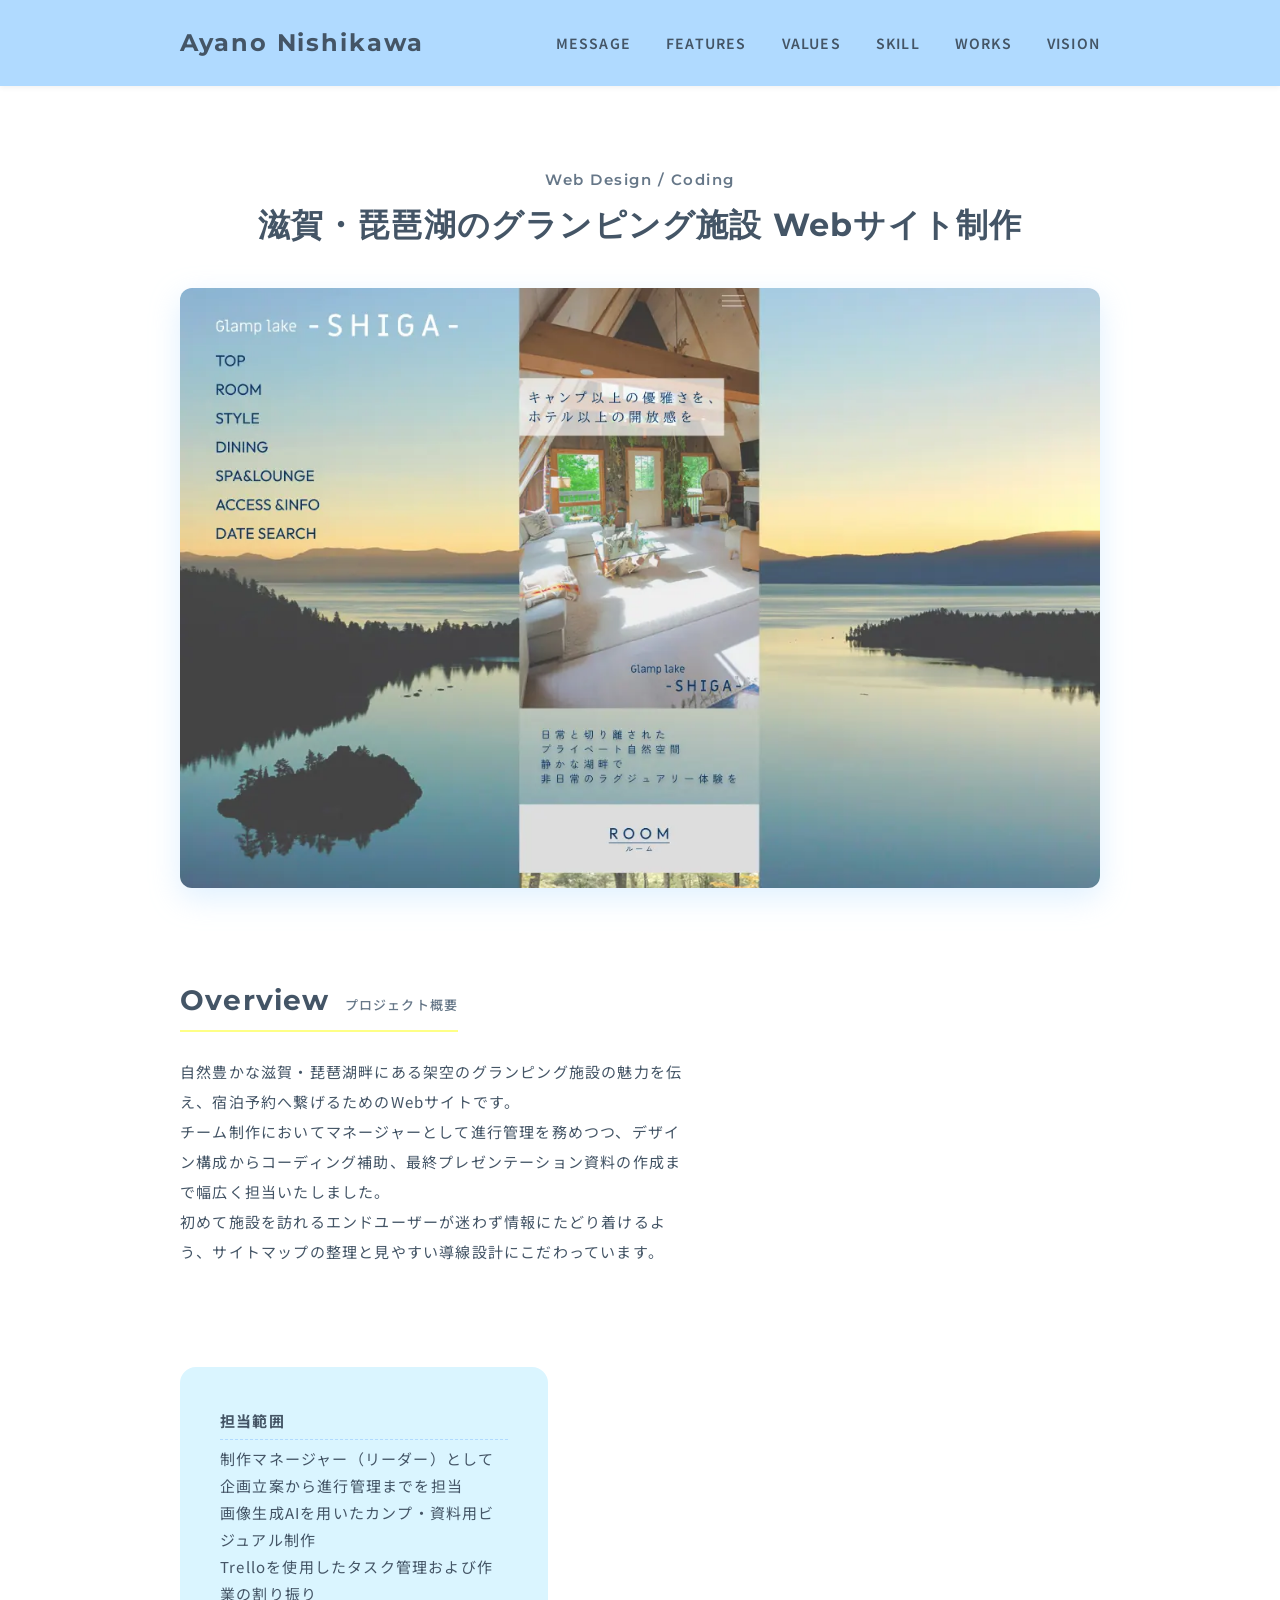
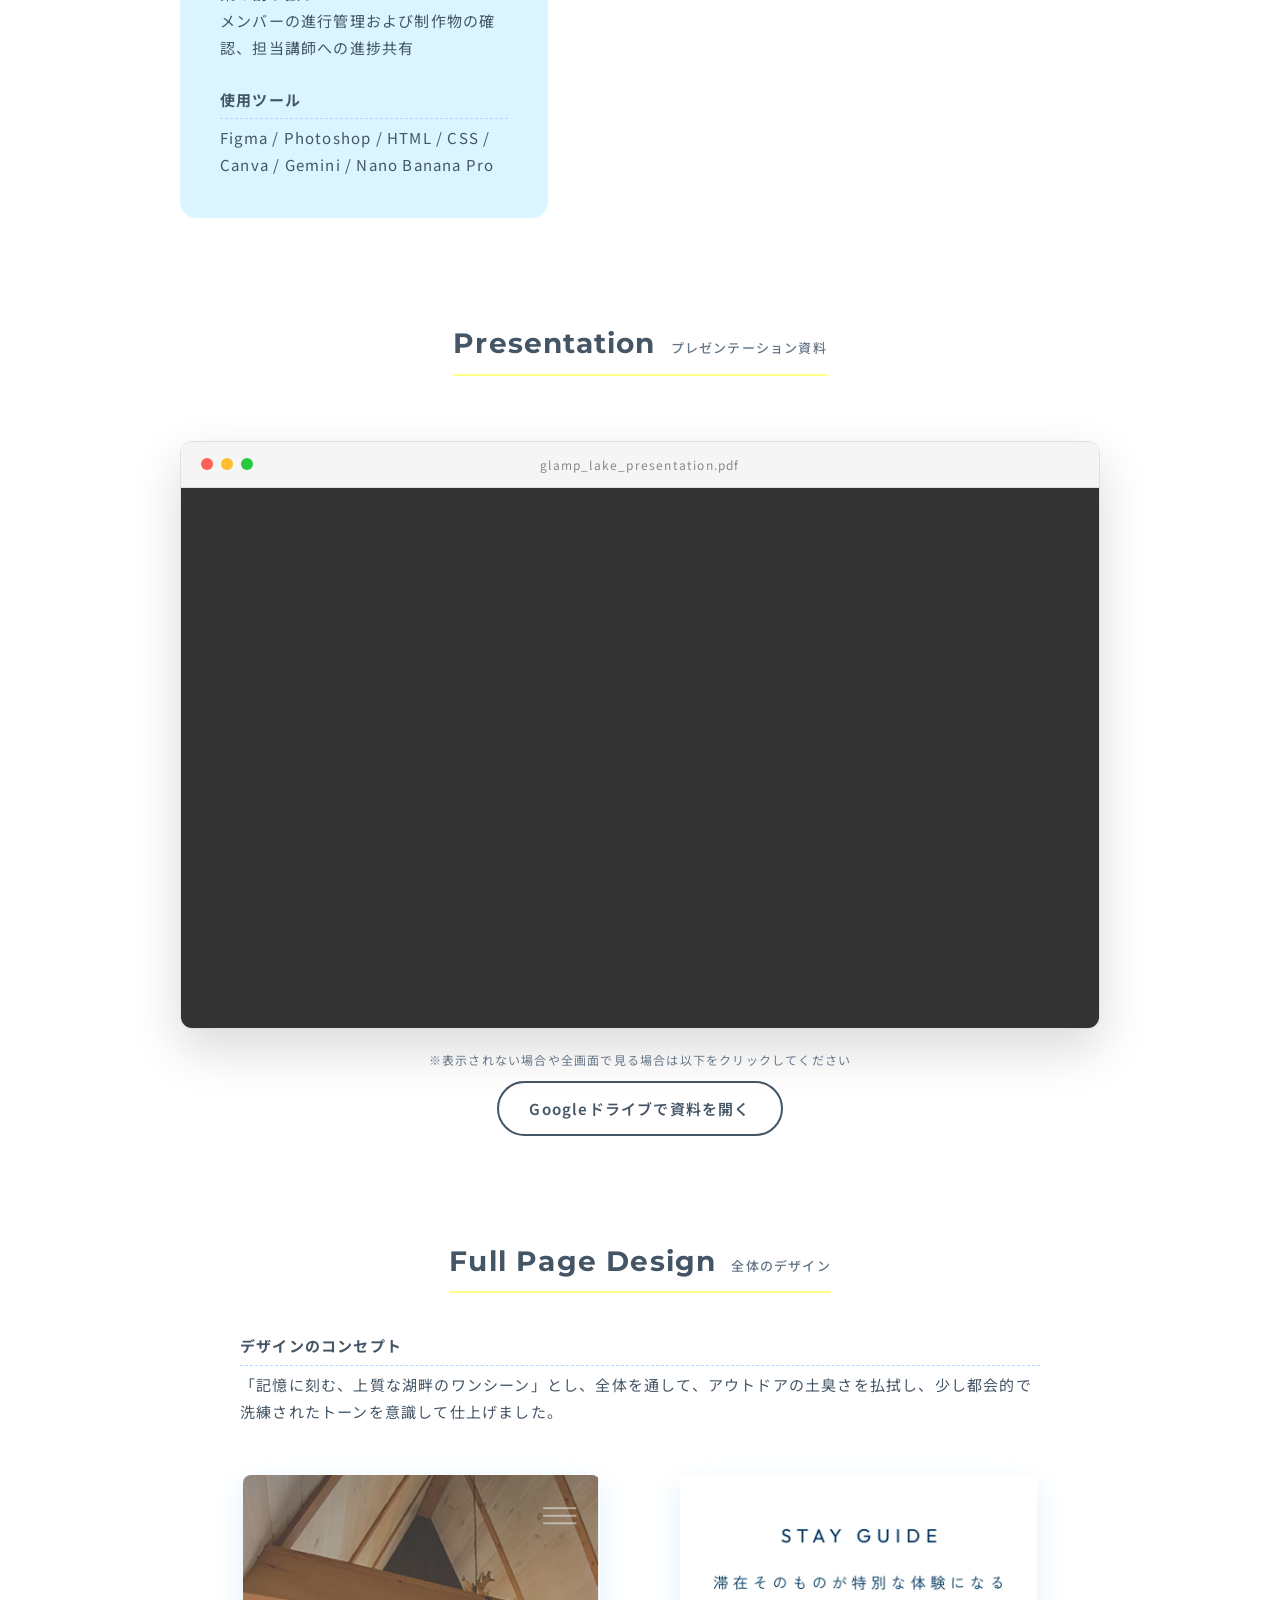
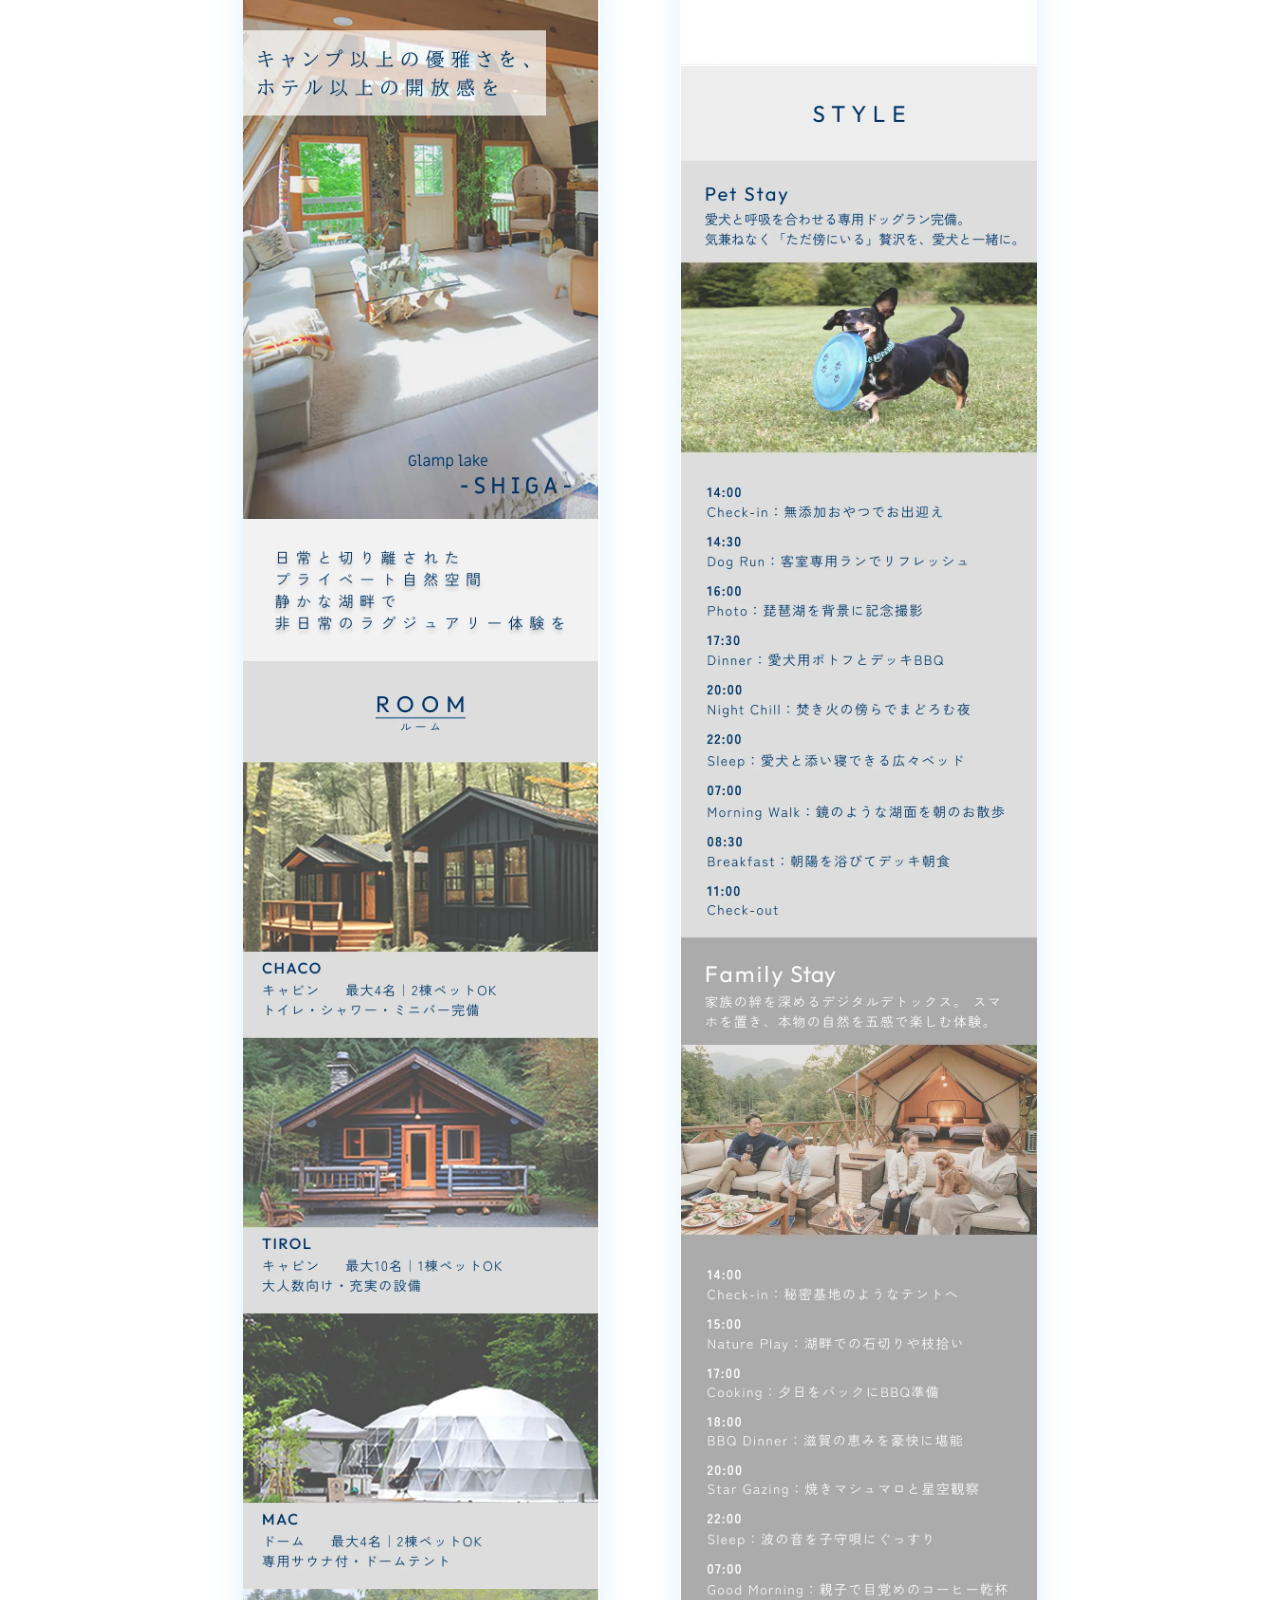
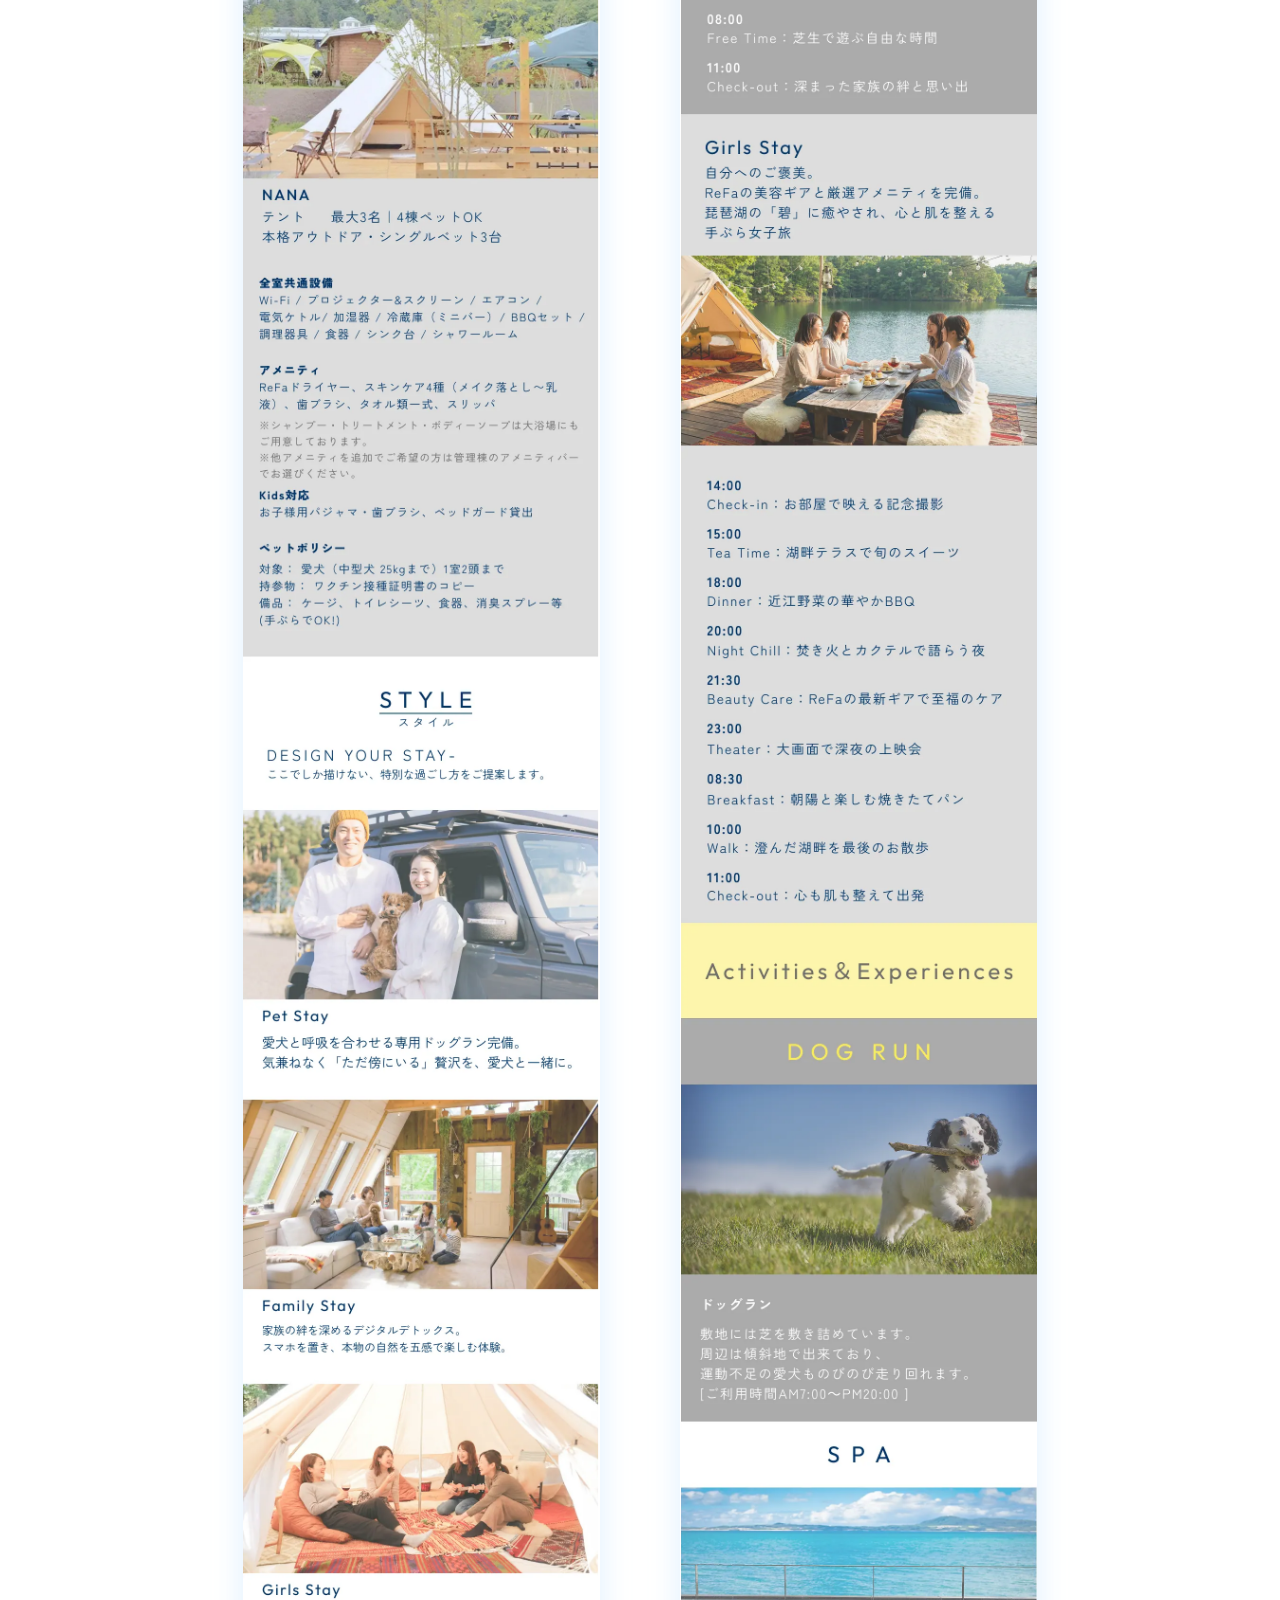
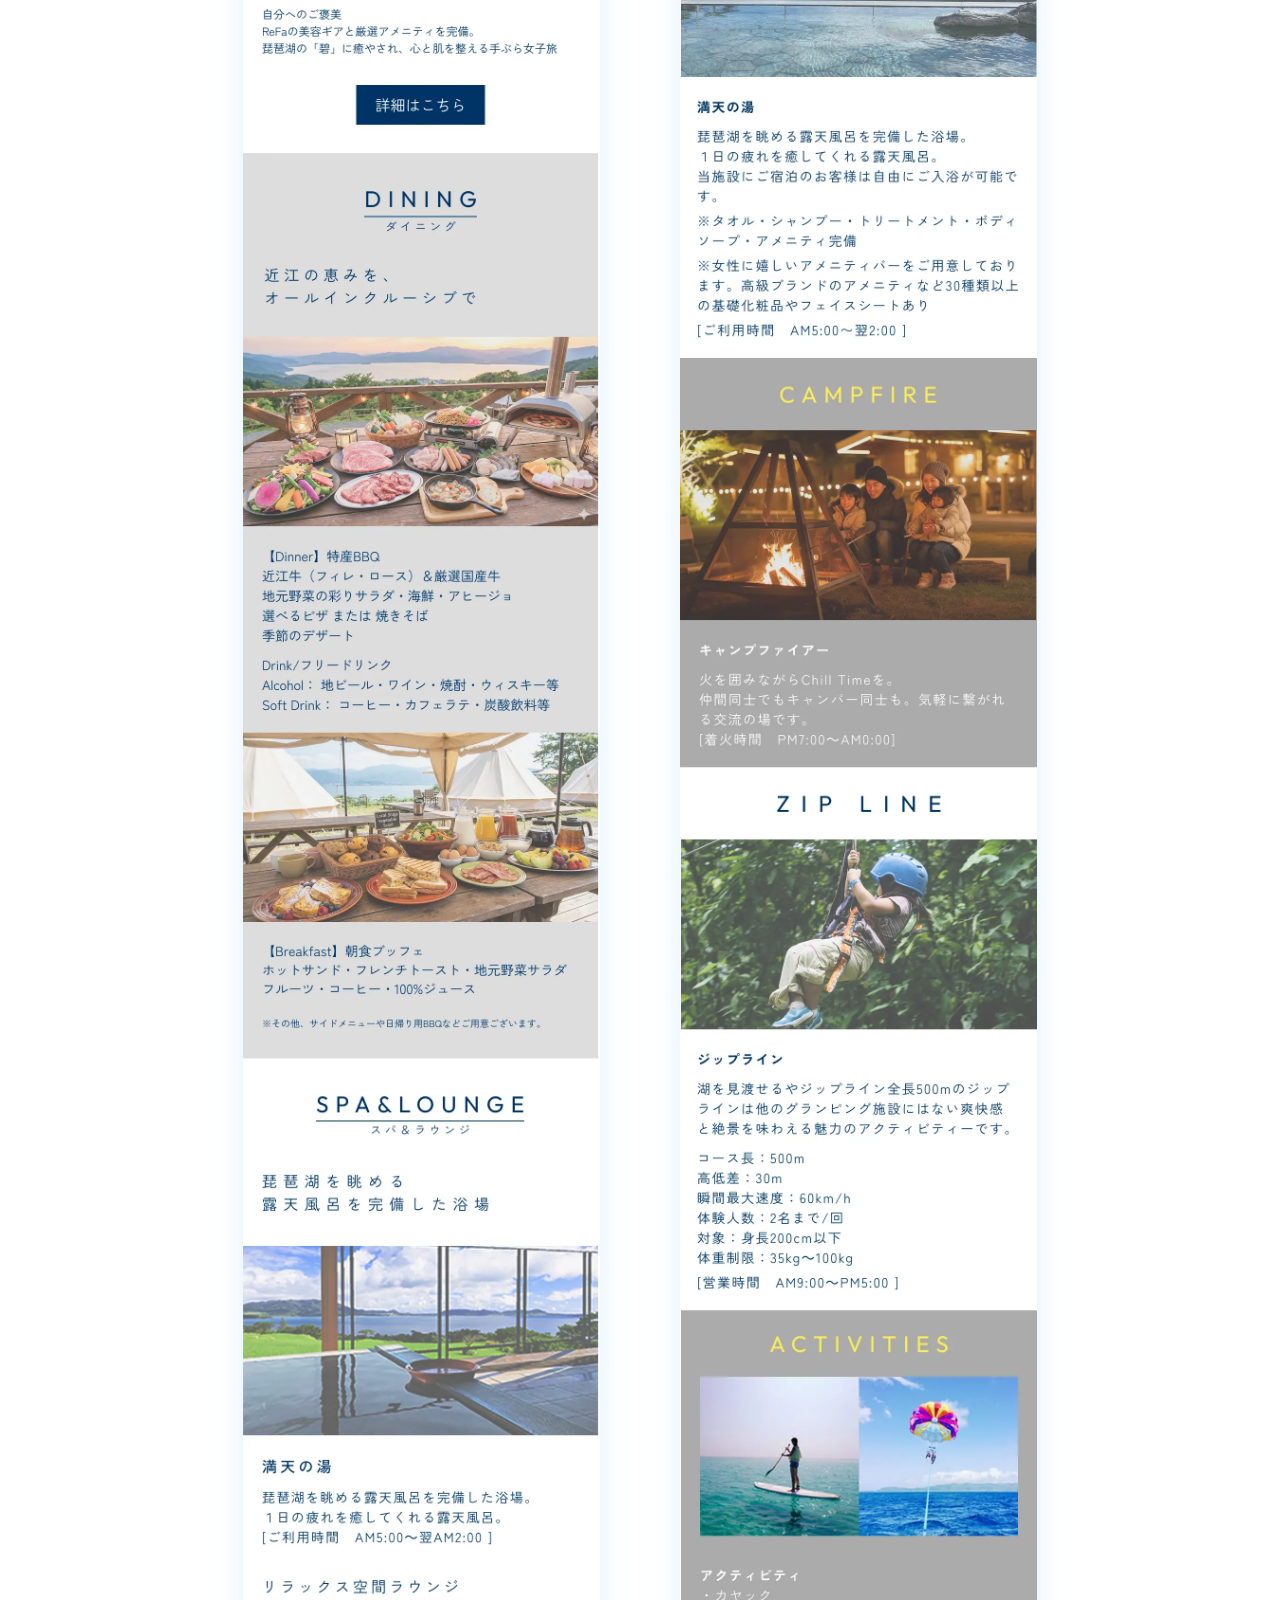
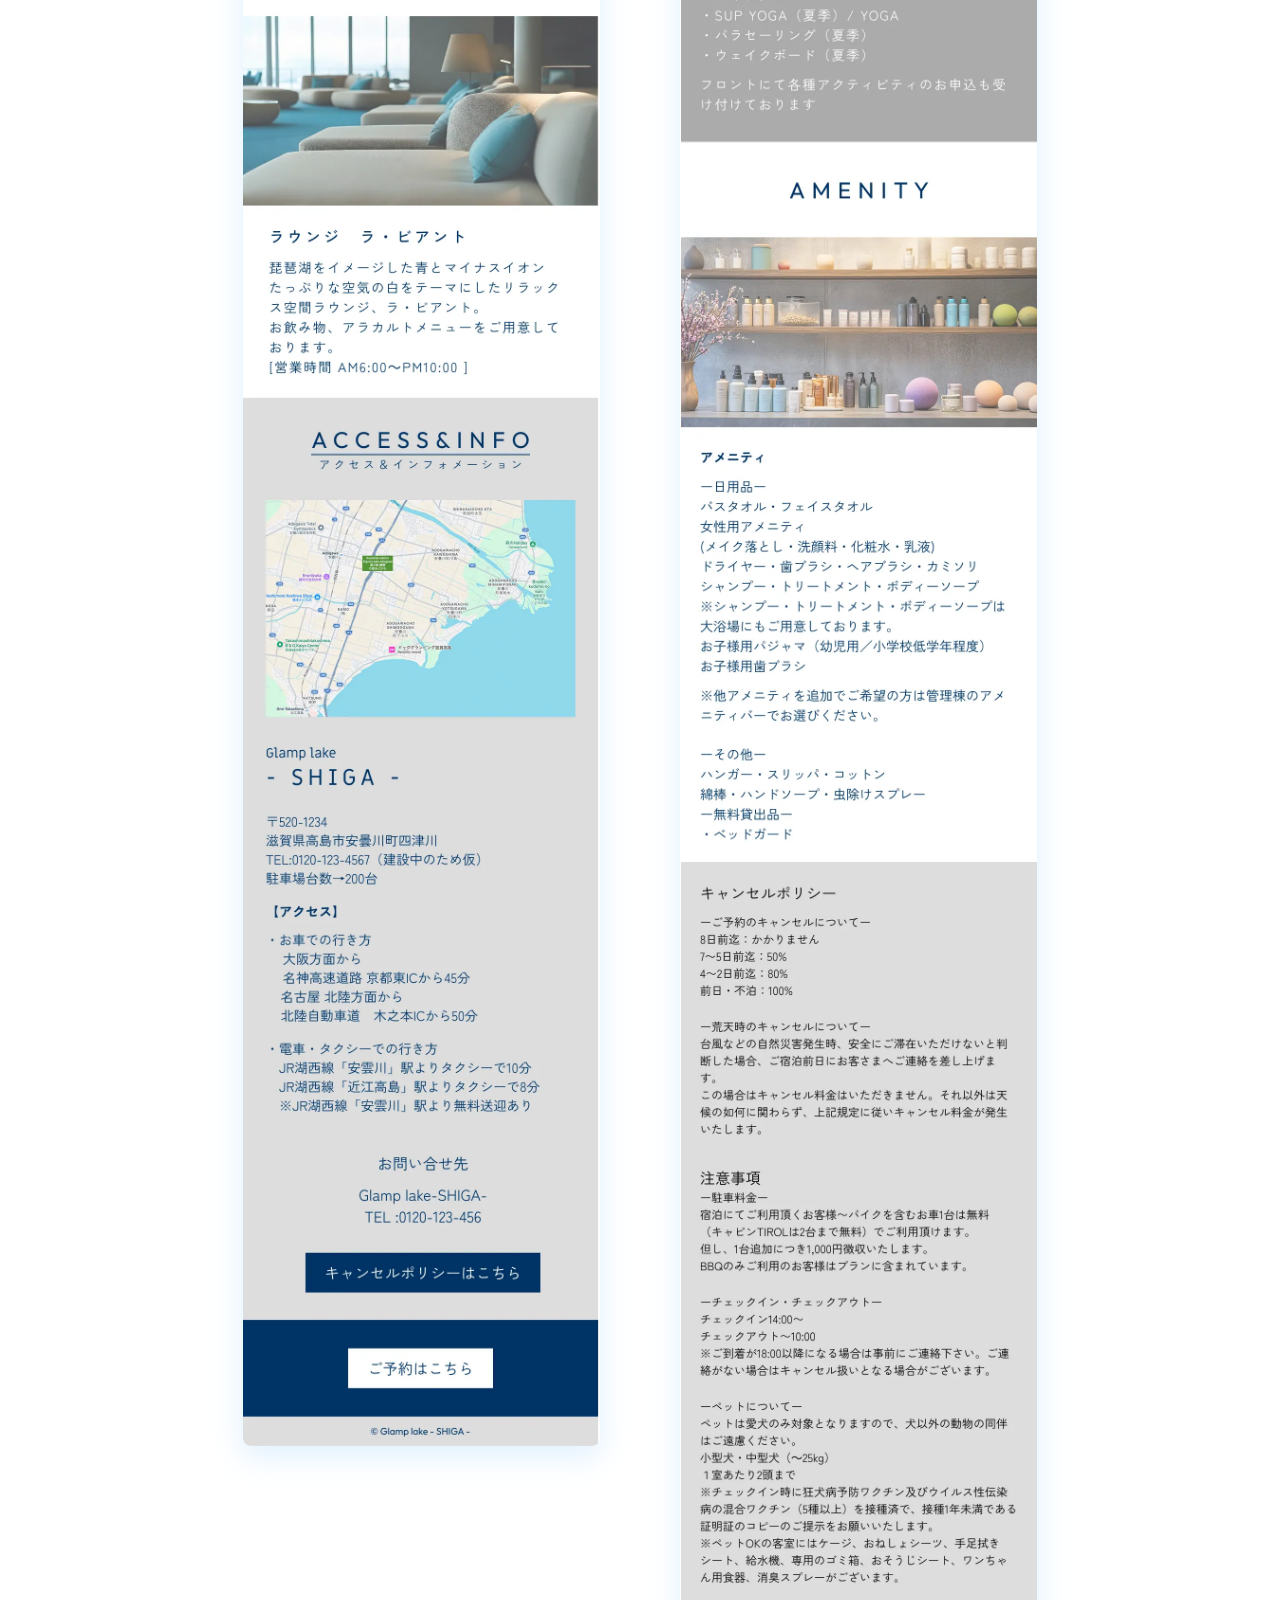
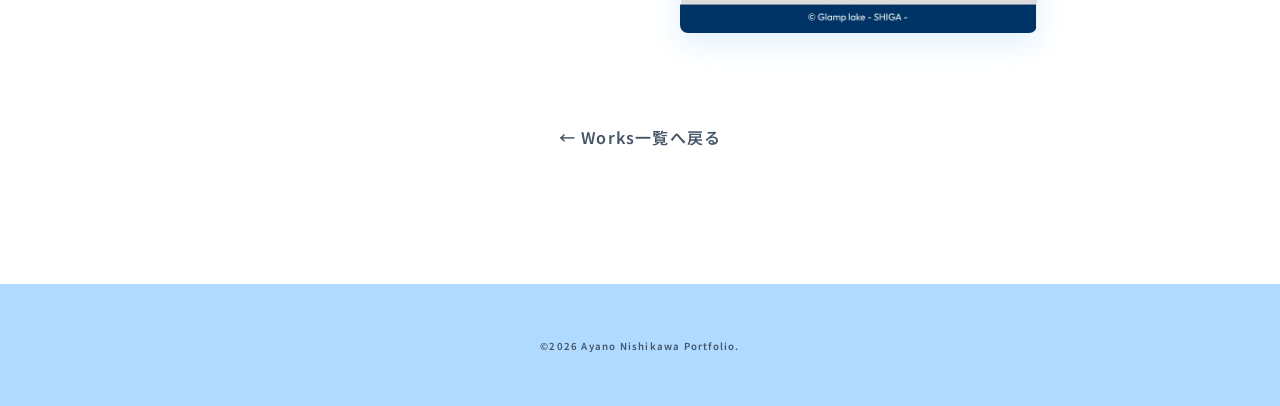
<file: works/work-detail.html>
<!doctype html>
<html lang="ja">

<head>
  <meta charset="UTF-8" />
  <meta name="viewport" content="width=device-width, initial-scale=1.0" />
  <title>グランピング施設 Webサイト制作 | Ayano Nishikawa</title>
  <link rel="preconnect" href="https://fonts.googleapis.com" />
  <link rel="preconnect" href="https://fonts.gstatic.com" crossorigin />
  <link
    href="https://fonts.googleapis.com/css2?family=Montserrat:wght@400;600;700&family=Noto+Sans+JP:wght@300;400;500;700&display=swap"
    rel="stylesheet" />
  <link rel="stylesheet" href="../css/ress.min.css" />
  <link rel="stylesheet" href="../css/style.css" />
  <link rel="icon" href="../images/favicon.ico" />
</head>

<body>
  <header id="header">
    <div class="inner flexB">
      <p class="logo"><a href="../index.html">Ayano Nishikawa</a></p>

      <button class="hamburger" id="js-hamburger">
        <span></span>
        <span></span>
        <span></span>
      </button>

      <nav id="nav">
        <ul>
          <li><a href="../index.html#message">Message</a></li>
          <li><a href="../index.html#features">Features</a></li>
          <li><a href="../index.html#values">Values</a></li>
          <li><a href="../index.html#skill">Skill</a></li>
          <li><a href="../index.html#works">Works</a></li>
          <li><a href="../index.html#vision">Vision</a></li>
        </ul>
      </nav>
    </div>
  </header>

  <main>
    <section class="work-detail">
      <div class="inner">
        <div class="work-detail__header">
          <p class="category">Web Design / Coding</p>
          <h1 class="title">滋賀・琵琶湖のグランピング施設 Webサイト制作</h1>
        </div>

        <div class="work-detail__mv">
          <img src="../images/top.webp" alt="グランピング施設 メインビジュアル" class="radius-img" loading="lazy">
        </div>

        <div class="work-detail__overview flexB">
          <div class="overview-text">
            <h2>Overview<span>プロジェクト概要</span></h2>
            <p>
              自然豊かな滋賀・琵琶湖畔にある架空のグランピング施設の魅力を伝え、宿泊予約へ繋げるためのWebサイトです。<br>
              チーム制作においてマネージャーとして進行管理を務めつつ、デザイン構成からコーディング補助、最終プレゼンテーション資料の作成まで幅広く担当いたしました。<br>
              初めて施設を訪れるエンドユーザーが迷わず情報にたどり着けるよう、サイトマップの整理と見やすい導線設計にこだわっています。
            </p>
          </div>
          <div class="overview-meta">
            <dl>
              <dt>担当範囲</dt>
              <dd>
                制作マネージャー（リーダー）として企画立案から進行管理までを担当<br>
                画像生成AIを用いたカンプ・資料用ビジュアル制作<br>
                Trelloを使用したタスク管理および作業の割り振り<br>
                メンバーの進行管理および制作物の確認、担当講師への進捗共有
              </dd>
              <dt>使用ツール</dt>
              <dd>Figma / Photoshop / HTML / CSS / Canva / Gemini / Nano Banana Pro</dd>
            </dl>
          </div>
        </div>

        <div class="work-detail__presentation">
          <h2>Presentation<span>プレゼンテーション資料</span></h2>
          <div class="pdf-modal-frame">
            <div class="pdf-modal-header">
              <span class="dot"></span><span class="dot"></span><span class="dot"></span>
              <p class="pdf-title">glamp_lake_presentation.pdf</p>
            </div>
            <div class="pdf-body">
              <iframe src="https://drive.google.com/file/d/1f3f2X72qA6y71sxsONZCV22cWkfnT7dZ/preview" width="100%"
                height="100%" allow="autoplay" style="border:0;"></iframe>
            </div>
          </div>
          <div class="presentation-link-wrap">
            <p class="small-text">※表示されない場合や全画面で見る場合は以下をクリックしてください</p>
            <a href="https://drive.google.com/file/d/1f3f2X72qA6y71sxsONZCV22cWkfnT7dZ/view?usp=sharing" target="_blank"
              class="drive-btn">
              Googleドライブで資料を開く
            </a>
          </div>
        </div>

        <div class="work-detail__fullpage">
          <h2>Full Page Design<span>全体のデザイン</span></h2>

          <div class="concept-text">
            <dl>
              <dt>デザインのコンセプト</dt>
              <dd>
                「記憶に刻む、上質な湖畔のワンシーン」とし、全体を通して、アウトドアの土臭さを払拭し、少し都会的で洗練されたトーンを意識して仕上げました。
              </dd>
            </dl>
          </div>

          <div class="fullpage-img-wrap flex-half">
            <div class="img-box">
              <img src="../images/page1.webp" alt="ページデザイン1" loading="lazy">
            </div>
            <div class="img-box">
              <img src="../images/page2.webp" alt="ページデザイン2" loading="lazy">
            </div>
          </div>
        </div>

        <div class="work-detail__back">
          <a href="../index.html#works" class="back-btn">← Works一覧へ戻る</a>
        </div>

      </div>
    </section>
  </main>

  <footer>
    <div class="inner">
      <small>&copy;2026 Ayano Nishikawa Portfolio.</small>
    </div>
  </footer>

  <script>
    const hamburger = document.getElementById("js-hamburger");
    const nav = document.getElementById("nav");

    hamburger.addEventListener("click", function () {
      hamburger.classList.toggle("is-active");
      nav.classList.toggle("is-active");
    });
  </script>
</body>

</html>
</file>
<file: css/style.css>
@charset "UTF-8";

/* ===================================================
   ベース設定（余白・行間・文字間は洗練されたまま、色は元に）
   =================================================== */
html {
  font-size: 62.5%;
  scroll-behavior: smooth;
}

body {
  font-size: 1.5rem;
  font-family: "Noto Sans JP", sans-serif;
  color: #445566;
  /* 元の文字色 */
  background-color: #DAF5FF;
  /* 元のベースカラー */
  line-height: 1.8;
  /* ゆとりのある行間 */
  letter-spacing: 0.08em;
  /* わずかに開けた文字間 */
}

h1,
h2,
h3,
.logo,
.section-ttl {
  font-family: 'Montserrat', sans-serif;
}

a {
  color: inherit;
  text-decoration: none;
  transition: 0.3s;
}

a:hover {
  color: #B0DAFF;
  /* 元のアクセントカラー */
}

.inner {
  max-width: 1000px;
  margin: 0 auto;
  padding: 0 40px;
  /* 左右の余白広め */
}

.flexB {
  display: flex;
  justify-content: space-between;
  flex-wrap: wrap;
}

/* 画像の角を少し丸めて引き締める */
.radius-img {
  border-radius: 12px;
  box-shadow: 0 8px 24px rgba(0, 0, 0, 0.04);
}

/* ===================================================
   Header
   =================================================== */
header {
  background: #B0DAFF;
  /* 元のヘッダー色 */
  color: #445566;
  padding: 2.5rem 0;
  position: sticky;
  top: 0;
  z-index: 100;
  box-shadow: 0 2px 5px rgba(0, 0, 0, 0.05);
}

header .inner.flexB {
  display: flex;
  justify-content: space-between;
  align-items: center;
}

.logo {
  font-size: 2.4rem;
  font-weight: 700;
  letter-spacing: 0.08em;
  margin: 0;
  line-height: 1.5;
  z-index: 200;
}

header nav ul {
  display: flex;
  gap: 3.5rem;
  font-weight: 600;
  font-size: 1.4rem;
  text-transform: uppercase;
  margin: 0;
  padding: 0;
  align-items: center;
}

header nav ul li {
  list-style: none;
  line-height: 1.5;
}

/* ハンバーガーボタン */
.hamburger {
  display: none;
  position: relative;
  width: 30px;
  height: 24px;
  background: none;
  border: none;
  cursor: pointer;
  z-index: 200;
}

.hamburger span {
  display: block;
  position: absolute;
  width: 100%;
  height: 2px;
  background-color: #445566;
  /* 元の色 */
  transition: all 0.3s;
}

.hamburger span:nth-child(1) {
  top: 0;
}

.hamburger span:nth-child(2) {
  top: 11px;
}

.hamburger span:nth-child(3) {
  bottom: 0;
}

.hamburger.is-active span:nth-child(1) {
  transform: translateY(11px) rotate(45deg);
}

.hamburger.is-active span:nth-child(2) {
  opacity: 0;
}

.hamburger.is-active span:nth-child(3) {
  transform: translateY(-11px) rotate(-45deg);
}

/* ===================================================
   Main Visual
   =================================================== */
.mv {
  width: 100%;
  height: 70vh;
  min-height: 500px;
  position: relative;
  overflow: hidden;
}

.mv img {
  width: 100%;
  height: 100%;
  object-fit: cover;
  object-position: center;
}

.mv__ttl {
  position: absolute;
  top: 50%;
  left: 50%;
  transform: translate(-50%, -50%);
  color: #fff;
  text-align: center;
  font-size: 5rem;
  font-weight: 700;
  letter-spacing: 0.1em;
  text-shadow: 0px 4px 15px rgba(0, 0, 0, 0.3);
  width: 100%;
}

.mv__ttl span {
  display: block;
  font-size: 1.8rem;
  margin-top: 1.5rem;
  font-weight: 400;
}

/* ===================================================
   共通 Section Title
   =================================================== */
.section-ttl {
  font-size: 4rem;
  font-weight: 700;
  text-align: center;
  color: #445566;
  /* 元の色 */
  margin-bottom: 8rem;
  text-transform: uppercase;
  letter-spacing: 0.08em;
}

.section-ttl span {
  display: block;
  font-size: 1.4rem;
  font-family: "Noto Sans JP", sans-serif;
  color: #667788;
  /* 元の色 */
  margin-top: 1.5rem;
  font-weight: 500;
}

.section-ttl span::before {
  content: "";
  display: block;
  width: 40px;
  border-bottom: 3px solid #FEFF86;
  /* 元の黄色ライン */
  margin: 0 auto 1.5rem;
}

/* ===================================================
   Profile Section
   =================================================== */
.profile {
  padding: 12rem 0;
  /* 14remから元のサイズに戻しました */
  background: #DAF5FF;
}

.profile-content {
  align-items: center;
}

.profile-img-box {
  width: 38%;
}

.profile-img-box img {
  width: 100%;
  height: auto;
  border-radius: 24px;
  box-shadow: 0 10px 30px rgba(0, 0, 0, 0.08);
}

.profile-txt-box {
  width: 55%;
}

.profile-txt {
  line-height: 2.2;
}

/* ===================================================
   Features Section
   =================================================== */
.features {
  padding: 80px 0;
  /* 元のサイズに戻しました */
  background: #B9E9FC;
}

.features li {
  width: 31%;
  background: #fff;
  padding-bottom: 4rem;
  border-radius: 16px;
  box-shadow: 0 4px 15px rgba(176, 218, 255, 0.3);
  overflow: hidden;
  list-style: none;
  text-align: center;
}

.features li img {
  width: 100%;
  height: 220px;
  object-fit: cover;
  object-position: top;
  margin-bottom: 3rem;
  border-radius: 16px 16px 0 0;
  box-shadow: none;
}

.features li h3,
.features li p {
  text-align: left;
  padding: 0 3rem;
}

.features li h3 {
  font-size: 1.4rem;
  color: #445566;
  margin-bottom: 2rem;
  font-weight: 700;
  border-bottom: 2px solid #FEFF86;
  /* 元の黄色下線 */
  display: inline-block;
  padding-bottom: 0.5rem;
}

.features li p {
  font-size: 1.4rem;
  line-height: 1.8;
}

/* ===================================================
   Values Section
   =================================================== */
.values {
  background: #fff;
  padding-top: 0;
  /* ←ここが原因でした！上部の白い隙間を消します */
  padding-bottom: 10rem;
}

.values__ttl {
  background: #FEFF86;
  padding: 6rem 0;
  margin-bottom: 6rem;
}

.values__ttl .section-ttl {
  margin-bottom: 0;
}

.values__ttl .section-ttl span::before {
  border-color: #445566;
  /* 元の設定 */
}

.values .inner {
  padding-top: 2rem;
}

.values table {
  width: 60%;
  border-collapse: collapse;
}

.values table th {
  width: 20%;
  text-align: left;
  vertical-align: top;
  padding: 3rem 0;
  color: #445566;
  font-weight: 700;
  border-bottom: 1px solid #B0DAFF;
  /* 元の線色 */
}

.values table td {
  padding: 3rem 0;
  border-bottom: 1px solid #B0DAFF;
  line-height: 2;
}

.profile-img {
  width: 35%;
}

.profile-img img {
  width: 100%;
  height: auto;
  border: 1px solid #B0DAFF;
  /* 元の枠線 */
  border-radius: 12px;
  background: #fff;
  display: block;
}

/* ===================================================
   Skill Section
   =================================================== */
.skill {
  padding: 10rem 0;
  background: #fff;
}

.skill-grid {
  display: grid;
  grid-template-columns: repeat(3, 1fr);
  gap: 6rem 4rem;
}

.skill-item {
  display: flex;
  align-items: flex-start;
  gap: 2.5rem;
}

.skill-icon {
  width: 55px;
  flex-shrink: 0;
}

.skill-icon img {
  width: 100%;
  height: auto;
  object-fit: contain;
}

.skill-info h3 {
  font-family: 'Montserrat', "Noto Sans JP", sans-serif;
  font-size: 1.6rem;
  font-weight: 700;
  color: #445566;
  margin-bottom: 1rem;
  line-height: 1.4;
}

.skill-info p {
  font-size: 1.3rem;
  line-height: 1.7;
  color: #667788;
}

/* ===================================================
   Works Section
   =================================================== */
.works {
  padding: 10rem 0;
  background: #B9E9FC;
}

.works-grid {
  display: grid;
  grid-template-columns: repeat(auto-fill, minmax(280px, 1fr));
  gap: 4rem;
}

.works-item {
  background: #fff;
  border-radius: 12px;
  overflow: hidden;
  box-shadow: 0 4px 15px rgba(176, 218, 255, 0.3);
  cursor: pointer;
  transition: transform 0.3s, box-shadow 0.3s;
}

.works-item:hover {
  transform: translateY(-5px);
  box-shadow: 0 8px 25px rgba(176, 218, 255, 0.5);
}

.works-img {
  width: 100%;
  aspect-ratio: 4 / 3;
  overflow: hidden;
  background: #f4f4f4;
}

.works-img img {
  width: 100%;
  height: 100%;
  object-fit: cover;
  transition: transform 0.5s;
}

.works-item:hover .works-img img {
  transform: scale(1.05);
}

.works-info {
  padding: 2.5rem 2rem;
}

.works-info h3 {
  font-size: 1.6rem;
  color: #445566;
  font-weight: 700;
  margin-bottom: 0.5rem;
  line-height: 1.4;
}

.works-info p {
  font-size: 1.2rem;
  color: #667788;
  font-family: 'Montserrat', "Noto Sans JP", sans-serif;
}

/* ===================================================
   Modal
   =================================================== */
.modal {
  position: fixed;
  top: 0;
  left: 0;
  width: 100%;
  height: 100%;
  z-index: 1000;
  display: flex;
  align-items: center;
  justify-content: center;
  opacity: 0;
  visibility: hidden;
  transition: opacity 0.3s, visibility 0.3s;
}

.modal.is-active {
  opacity: 1;
  visibility: visible;
}

.modal-bg {
  position: absolute;
  top: 0;
  left: 0;
  width: 100%;
  height: 100%;
  background: rgba(0, 0, 0, 0.7);
  cursor: pointer;
}

.modal-content {
  position: relative;
  background: #fff;
  width: 90%;
  max-width: 800px;
  max-height: 90vh;
  border-radius: 16px;
  overflow-y: auto;
  z-index: 1001;
  display: flex;
  flex-direction: column;
  box-shadow: 0 10px 40px rgba(0, 0, 0, 0.2);
  transform: translateY(20px);
  transition: transform 0.3s;
}

.modal.is-active .modal-content {
  transform: translateY(0);
}

.modal-close {
  position: absolute;
  top: 15px;
  right: 15px;
  width: 40px;
  height: 40px;
  background: #445566;
  color: #fff;
  border: none;
  border-radius: 50%;
  font-size: 2.4rem;
  line-height: 1;
  cursor: pointer;
  display: flex;
  align-items: center;
  justify-content: center;
  z-index: 10;
  transition: background 0.3s;
}

.modal-close:hover {
  background: #B0DAFF;
}

.modal-body {
  display: flex;
  flex-direction: column;
}

.modal-media {
  width: 100%;
  background: #f4f4f4;
}

.modal-media img {
  width: 100%;
  height: auto;
  max-height: 50vh;
  object-fit: contain;
  display: block;
}

.modal-video-wrapper {
  position: relative;
  width: 100%;
  padding-bottom: 56.25%;
  /* 16:9 Aspect Ratio */
  height: 0;
  overflow: hidden;
  display: none;
}

.modal-video-wrapper iframe {
  position: absolute;
  top: 0;
  left: 0;
  width: 100%;
  height: 100%;
}

.modal-text {
  padding: 4rem;
}

.modal-text h3 {
  font-size: 2.2rem;
  color: #445566;
  font-weight: 700;
  margin-bottom: 2rem;
  border-bottom: 2px solid #FEFF86;
  display: inline-block;
  padding-bottom: 0.5rem;
}

.modal-text p {
  font-size: 1.5rem;
  line-height: 1.8;
  color: #445566;
}

/* ===================================================
   Vision Section
   =================================================== */
.contact-page {
  padding: 12rem 0 15rem;
  background: #DAF5FF;
  /* 元の背景 */
}

.contact-page__content {
  align-items: center;
}

.contact-page__img-box {
  width: 38%;
}

.contact-page__img-box img {
  width: 100%;
  height: auto;
  border-radius: 24px;
  box-shadow: 0 10px 30px rgba(0, 0, 0, 0.08);
}

.contact-page__txt-box {
  width: 55%;
}

.contact-page__read-txt {
  line-height: 2.2;
  text-align: left;
}

/* ===================================================
   Footer
   =================================================== */
footer {
  background: #B0DAFF;
  /* 元のフッター */
  color: #445566;
  padding: 5rem 0;
  text-align: center;
  font-size: 1.2rem;
  font-weight: 600;
  letter-spacing: 0.1em;
}

/* ===================================================
   Responsive
   =================================================== */
@media (max-width: 768px) {
  .inner {
    padding: 0 20px;
  }

  .section-ttl {
    font-size: 3.2rem;
    margin-bottom: 5rem;
  }

  .pc-only {
    display: none;
  }

  header .inner.flexB {
    flex-direction: row;
    justify-content: space-between;
    align-items: center;
  }

  .hamburger {
    display: block;
  }

  header nav {
    position: fixed;
    top: 0;
    right: -100%;
    width: 100%;
    height: 100vh;
    background: rgba(176, 218, 255, 0.98);
    /* 元のスマホメニュー背景 */
    transition: all 0.4s ease;
    z-index: 150;
    display: flex !important;
    align-items: center;
    justify-content: center;
  }

  header nav.is-active {
    right: 0;
  }

  header nav ul {
    flex-direction: column;
    gap: 4rem !important;
  }

  header nav ul li {
    font-size: 1.8rem;
  }

  .mv {
    height: 50vh;
    min-height: 400px;
  }

  .mv__ttl {
    font-size: 3rem;
  }

  .features li {
    width: 100%;
    margin-bottom: 4rem;
  }

  .features li img {
    height: auto;
    aspect-ratio: 3 / 2;
    object-fit: cover;
  }

  .values table {
    width: 100%;
  }

  .values table th,
  .values table td {
    display: block;
    width: 100%;
    padding: 1.5rem 0;
  }

  .values table th {
    padding-bottom: 0;
    border-bottom: none;
  }

  .profile-img {
    margin-bottom: 4rem;
    width: 100%;
  }

  .profile-img img {
    width: 80%;
    margin: 0 auto;
  }

  .profile-content {
    flex-direction: column;
  }

  .profile-img-box {
    width: 80%;
    margin: 0 auto 4rem;
  }

  .profile-txt-box {
    width: 100%;
  }

  .profile-txt {
    text-align: left;
  }

  .skill-grid {
    grid-template-columns: 1fr;
    gap: 4rem;
  }

  .works-grid {
    grid-template-columns: 1fr;
    gap: 3rem;
  }

  .modal-text {
    padding: 3rem 2rem;
  }

  .modal-text h3 {
    font-size: 1.8rem;
  }

  .contact-page__content {
    flex-direction: column;
  }

  .contact-page__img-box {
    width: 80%;
    margin: 0 auto 4rem;
  }

  .contact-page__txt-box {
    width: 100%;
  }


}

/* ===================================================
   Work Detail Page (制作実績 詳細ページ用)
   =================================================== */
.work-detail {
  padding: 8rem 0 12rem;
  background: #fff;
}

.work-detail__header {
  text-align: center;
  margin-bottom: 4rem;
}

.work-detail__header .category {
  font-family: 'Montserrat', sans-serif;
  color: #667788;
  font-weight: 600;
  letter-spacing: 0.1em;
  margin-bottom: 1rem;
}

.work-detail__header .title {
  font-size: 3.2rem;
  color: #445566;
  font-weight: 700;
  line-height: 1.4;
}

.work-detail__mv {
  margin-bottom: 8rem;
}

.work-detail__mv img {
  width: 100%;
  height: auto;
  max-height: 600px;
  object-fit: cover;
  box-shadow: 0 10px 30px rgba(176, 218, 255, 0.4);
}

.work-detail__overview {
  margin-bottom: 10rem;
  align-items: flex-start;
  gap: 6rem;
}

.overview-text {
  width: 55%;
}

.overview-meta {
  width: 40%;
  background: #DAF5FF;
  padding: 4rem;
  border-radius: 16px;
}

.work-detail h2 {
  font-size: 2.8rem;
  font-weight: 700;
  color: #445566;
  font-family: 'Montserrat', "Noto Sans JP", sans-serif;
  margin-bottom: 2.5rem;
  border-bottom: 2px solid #FEFF86;
  display: inline-block;
  padding-bottom: 0.5rem;
}

.work-detail h2 span {
  font-size: 1.3rem;
  color: #667788;
  margin-left: 1.5rem;
  font-weight: 500;
}

.overview-text p {
  line-height: 2;
  margin-bottom: 4rem;
}

.site-link-btn {
  display: inline-block;
  padding: 1.5rem 4rem;
  background: #445566;
  color: #fff;
  font-weight: 600;
  border-radius: 30px;
  letter-spacing: 0.1em;
  transition: 0.3s;
  box-shadow: 0 4px 10px rgba(0, 0, 0, 0.1);
}

.site-link-btn:hover {
  background: #B0DAFF;
  color: #445566;
  transform: translateY(-2px);
}

.overview-meta dl {
  width: 100%;
}

.overview-meta dt {
  font-weight: 700;
  color: #445566;
  border-bottom: 1px dashed #B0DAFF;
  padding-bottom: 0.5rem;
  margin-bottom: 0.5rem;
}

.overview-meta dd {
  margin-bottom: 2.5rem;
  line-height: 1.8;
  white-space: normal;
}

.overview-meta dd:last-child {
  margin-bottom: 0;
}

.work-detail__concept {
  margin-bottom: 6rem;
}

.work-detail__concept>p {
  margin-bottom: 5rem;
  line-height: 2;
}

/* ===================================================
   プレゼンテーション表示エリア
   =================================================== */
.work-detail__presentation {
  margin-bottom: 10rem;
  text-align: center;
}

.pdf-modal-frame {
  width: 100%;
  max-width: 960px;
  margin: 4rem auto 2rem;
  background: #fff;
  border-radius: 12px;
  overflow: hidden;
  box-shadow: 0 20px 50px rgba(0, 0, 0, 0.15);
  border: 1px solid #e0e0e0;
}

.pdf-modal-header {
  background: #f5f5f5;
  padding: 12px 20px;
  display: flex;
  align-items: center;
  border-bottom: 1px solid #e0e0e0;
}

.pdf-modal-header .dot {
  width: 12px;
  height: 12px;
  border-radius: 50%;
  background: #ff5f56;
  margin-right: 8px;
}

.pdf-modal-header .dot:nth-child(2) {
  background: #ffbd2e;
}

.pdf-modal-header .dot:nth-child(3) {
  background: #27c93f;
}

.pdf-modal-header .pdf-title {
  margin: 0 auto;
  font-size: 1.2rem;
  color: #888;
  padding-right: 60px;
}

.pdf-body {
  width: 100%;
  height: 60vh;
  min-height: 450px;
  background: #333;
}

/* ドライブリンクボタン */
.presentation-link-wrap {
  margin-top: 2rem;
}

.small-text {
  font-size: 1.2rem;
  color: #667788;
  margin-bottom: 1rem;
}

.drive-btn {
  display: inline-block;
  padding: 1.2rem 3rem;
  border: 2px solid #445566;
  color: #445566;
  border-radius: 30px;
  font-weight: 600;
  transition: 0.3s;
}

.drive-btn:hover {
  background: #445566;
  color: #fff;
}

/* ===================================================
   全体のデザイン（文章を上、画像を下に配置）
   =================================================== */
.work-detail__fullpage {
  margin-bottom: 8rem;
  text-align: center;
}

.work-detail__fullpage h2 {
  margin-bottom: 4rem;
}

/* デザインコンセプト（ポイント）の文章：担当範囲と同じスタイル */
.concept-text {
  max-width: 800px;
  /* 読みやすい幅に制限 */
  margin: 0 auto 5rem;
  /* 下の画像との間に余白を確保 */
  text-align: left;
  /* 担当範囲と同じように左揃えへ変更 */
}

.concept-text dl {
  width: 100%;
}

.concept-text dt {
  font-weight: 700;
  color: #445566;
  border-bottom: 1px dashed #B0DAFF;
  /* 担当範囲と同じ水色の点線 */
  padding-bottom: 0.5rem;
  margin-bottom: 0.5rem;
  font-size: 1.5rem;
  /* ベースの文字サイズ（担当範囲と同じ大きさ） */
  font-family: 'Montserrat', "Noto Sans JP", sans-serif;
}

.concept-text dd {
  line-height: 1.8;
  color: #445566;
  white-space: normal;
  /* 改行を許可 */
}

/* 画像エリアの設定（PCサイズ抑制・余白広め） */
.fullpage-img-wrap.flex-half {
  display: flex;
  justify-content: center;
  gap: 80px;
  background: transparent;
  padding: 0;
  max-width: 850px;
  margin: 0 auto;
}

.fullpage-img-wrap.flex-half .img-box {
  width: 42%;
}

.fullpage-img-wrap.flex-half .img-box img {
  width: 100%;
  height: auto;
  display: block;
  border-radius: 8px;
  box-shadow: 0 10px 30px rgba(176, 218, 255, 0.4);
}

/* ===================================================
   戻るボタン
   =================================================== */
.work-detail__back {
  text-align: center;
  margin-top: 6rem;
}

.back-btn {
  display: inline-block;
  color: #445566;
  font-weight: 600;
  font-size: 1.6rem;
  padding: 1rem 2rem;
  border-bottom: 2px solid transparent;
  transition: 0.3s;
}

.back-btn:hover {
  color: #B0DAFF;
  border-bottom: 2px solid #B0DAFF;
}

/* ===================================================
   Responsive (Work Detail) スマホ用調整
   =================================================== */
@media (max-width: 768px) {
  .work-detail {
    padding: 4rem 0 8rem;
  }

  .work-detail__header .title {
    font-size: 2.4rem;
  }

  /* 概要と青い枠を縦並びにして、横幅を100%に広げる */
  .work-detail__overview {
    flex-direction: column;
    gap: 4rem;
    width: 100%;
  }

  .overview-text,
  .overview-meta {
    width: 100%;
  }

  /* 青い枠の内側の余白をスマホに合わせて少し狭め、文字幅を確保する */
  .overview-meta {
    padding: 3rem 2rem;
  }

  .pdf-body {
    height: 45vh;
    min-height: 300px;
  }

  .pdf-modal-header .pdf-title {
    display: none;
  }

  .fullpage-img-wrap.flex-half {
    flex-direction: column;
    gap: 4rem;
    max-width: 100%;
  }

  .fullpage-img-wrap.flex-half .img-box {
    width: 100%;
  }

  .concept-text {
    padding: 0;
  }
}
</file>
<file: css/ress.min.css>
html{-webkit-text-size-adjust:100%;box-sizing:border-box;-moz-tab-size:4;tab-size:4;word-break:normal}*,:after,:before{background-repeat:no-repeat;box-sizing:inherit}:after,:before{text-decoration:inherit;vertical-align:inherit}*{margin:0;padding:0}hr{color:inherit;height:0;overflow:visible}details,main{display:block}summary{display:list-item}small{font-size:80%}[hidden]{display:none}abbr[title]{border-bottom:none;text-decoration:underline;text-decoration:underline dotted}a{background-color:transparent}a:active,a:hover{outline-width:0}code,kbd,pre,samp{font-family:monospace,monospace}pre{font-size:1em}b,strong{font-weight:bolder}sub,sup{font-size:75%;line-height:0;position:relative;vertical-align:baseline}sub{bottom:-.25em}sup{top:-.5em}table{border-color:inherit;text-indent:0}iframe{border-style:none}input{border-radius:0}[type=number]::-webkit-inner-spin-button,[type=number]::-webkit-outer-spin-button{height:auto}[type=search]{-webkit-appearance:textfield;outline-offset:-2px}[type=search]::-webkit-search-decoration{-webkit-appearance:none}textarea{overflow:auto;resize:vertical}button,input,optgroup,select,textarea{font:inherit}optgroup{font-weight:700}button{overflow:visible}button,select{text-transform:none}[role=button],[type=button],[type=reset],[type=submit],button{cursor:pointer}[type=button]::-moz-focus-inner,[type=reset]::-moz-focus-inner,[type=submit]::-moz-focus-inner,button::-moz-focus-inner{border-style:none;padding:0}[type=button]::-moz-focus-inner,[type=reset]::-moz-focus-inner,[type=submit]::-moz-focus-inner,button:-moz-focusring{outline:1px dotted ButtonText}[type=reset],[type=submit],button,html [type=button]{-webkit-appearance:button}button,input,select,textarea{background-color:transparent;border-style:none}a:focus,button:focus,input:focus,select:focus,textarea:focus{outline-width:0}select{-moz-appearance:none;-webkit-appearance:none}select::-ms-expand{display:none}select::-ms-value{color:currentColor}legend{border:0;color:inherit;display:table;max-width:100%;white-space:normal}::-webkit-file-upload-button{-webkit-appearance:button;color:inherit;font:inherit}[disabled]{cursor:default}img{border-style:none}progress{vertical-align:baseline}[aria-busy=true]{cursor:progress}[aria-controls]{cursor:pointer}[aria-disabled=true]{cursor:default}
</file>
